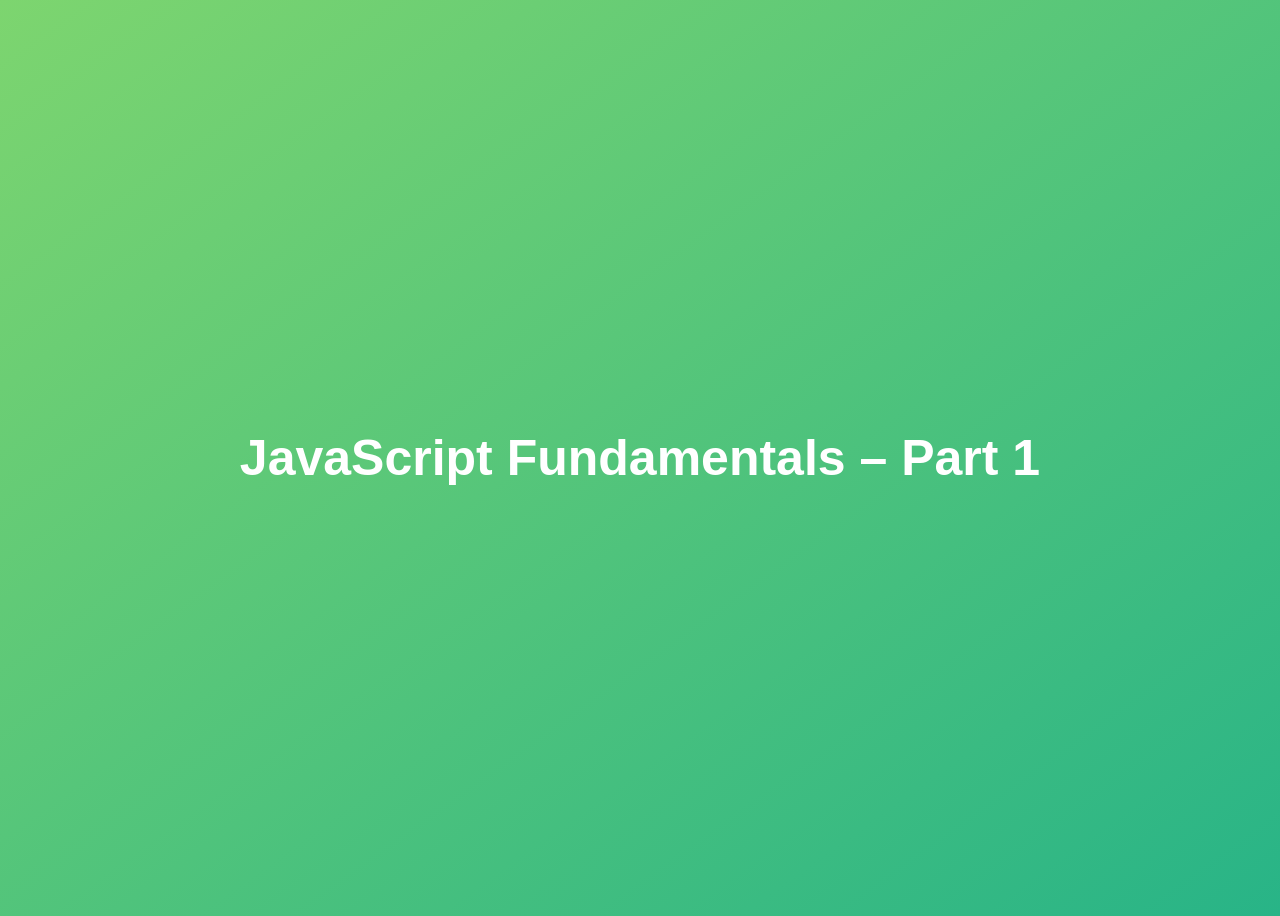
<file: Assignments Part-1/index.html>
<!DOCTYPE html>
<html lang="en">
  <head>
    <meta charset="UTF-8" />
    <meta name="viewport" content="width=device-width, initial-scale=1.0" />
    <meta http-equiv="X-UA-Compatible" content="ie=edge" />
    <title>JavaScript Fundamentals – Part 1</title>
    <style>
      body {
        height: 100vh;
        display: flex;
        align-items: center;
        background: linear-gradient(to top left, #28b487, #7dd56f);
      }
      h1 {
        font-family: sans-serif;
        font-size: 50px;
        line-height: 1.3;
        width: 100%;
        padding: 30px;
        text-align: center;
        color: white;
      }
    </style>
    <script></script>
  </head>
  <body>
    <h1>JavaScript Fundamentals – Part 1</h1>
    <script src="assignment.js"></script>
    <script src="assignment2.js"></script>
    <script src="assignment3.js"></script>
    <script src="assignment4.js"></script>
    <script src="assignment5.js"></script>
    <script src="assignment6.js"></script>
    <script src="assignment7.js"></script>
    <script src="assignment8.js"></script>
    <script src="assignment9.js"></script>
    <script src="assignment10.js"></script>
  </body>
</html>
</file>
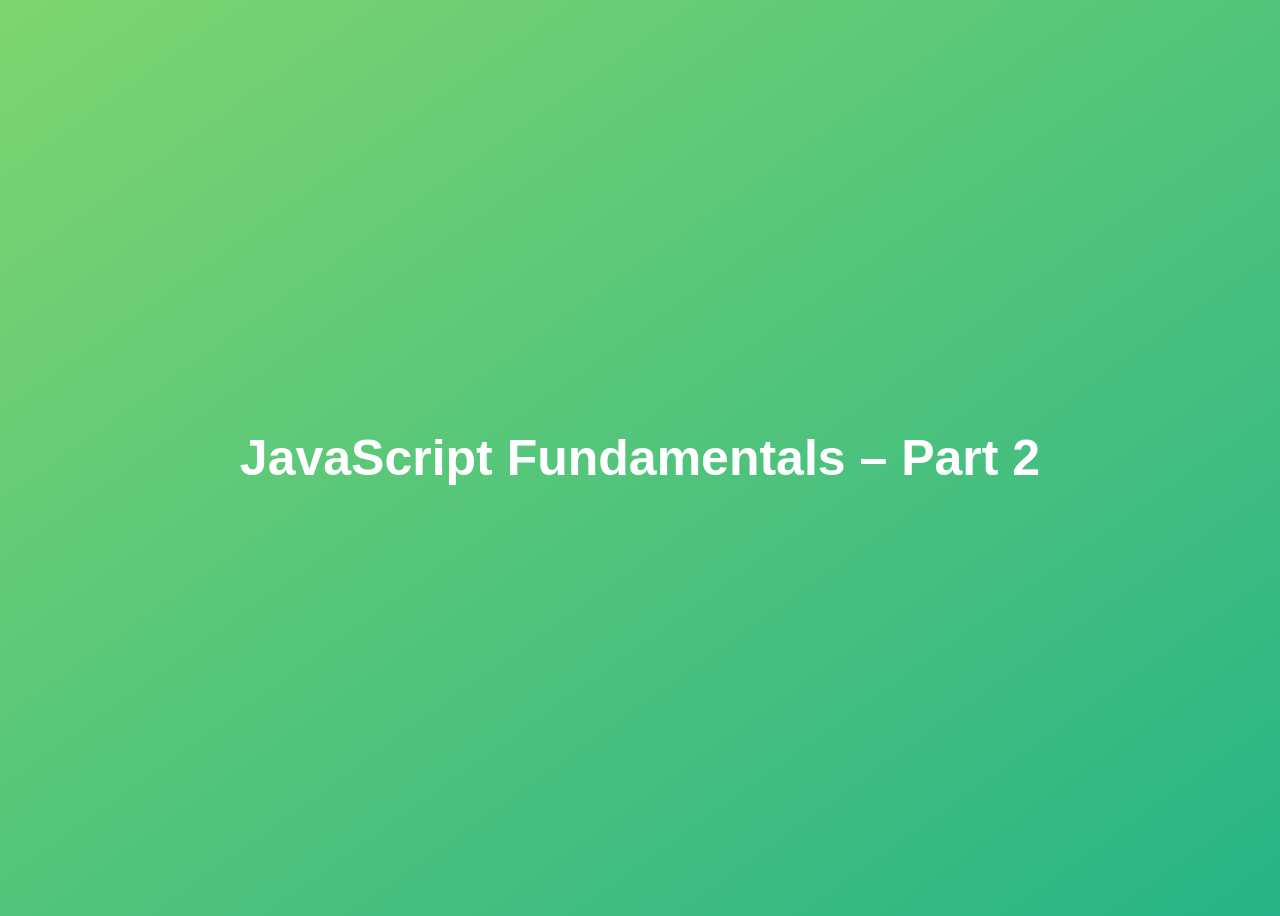
<file: Assignments Part-2/index.html>
<!DOCTYPE html>
<html lang="en">
  <head>
    <meta charset="UTF-8" />
    <meta name="viewport" content="width=device-width, initial-scale=1.0" />
    <meta http-equiv="X-UA-Compatible" content="ie=edge" />
    <title>JavaScript Fundamentals – Part 2</title>
    <style>
      body {
        height: 100vh;
        display: flex;
        align-items: center;
        background: linear-gradient(to top left, #28b487, #7dd56f);
      }
      h1 {
        font-family: sans-serif;
        font-size: 50px;
        line-height: 1.3;
        width: 100%;
        padding: 30px;
        text-align: center;
        color: white;
      }
    </style>
  </head>
  <body>
    <h1>JavaScript Fundamentals – Part 2</h1>
    <script src="assignment.js"></script>
    <script src="assignment2.js"></script>
    <script src="assignment3.js"></script>
    <script src="assignment4.js"></script>
    <script src="assignment5.js"></script>
    <script src="assignment6.js"></script>
    <script src="assignment7.js"></script>
    <script src="assignment8.js"></script>
    <script src="assignment9.js"></script>
    <script src="assignment10.js"></script>
    <script src="assignment11.js"></script>
    <script src="assignment12.js"></script>
    <script src="assignment13.js"></script>
  </body>
</html>
</file>
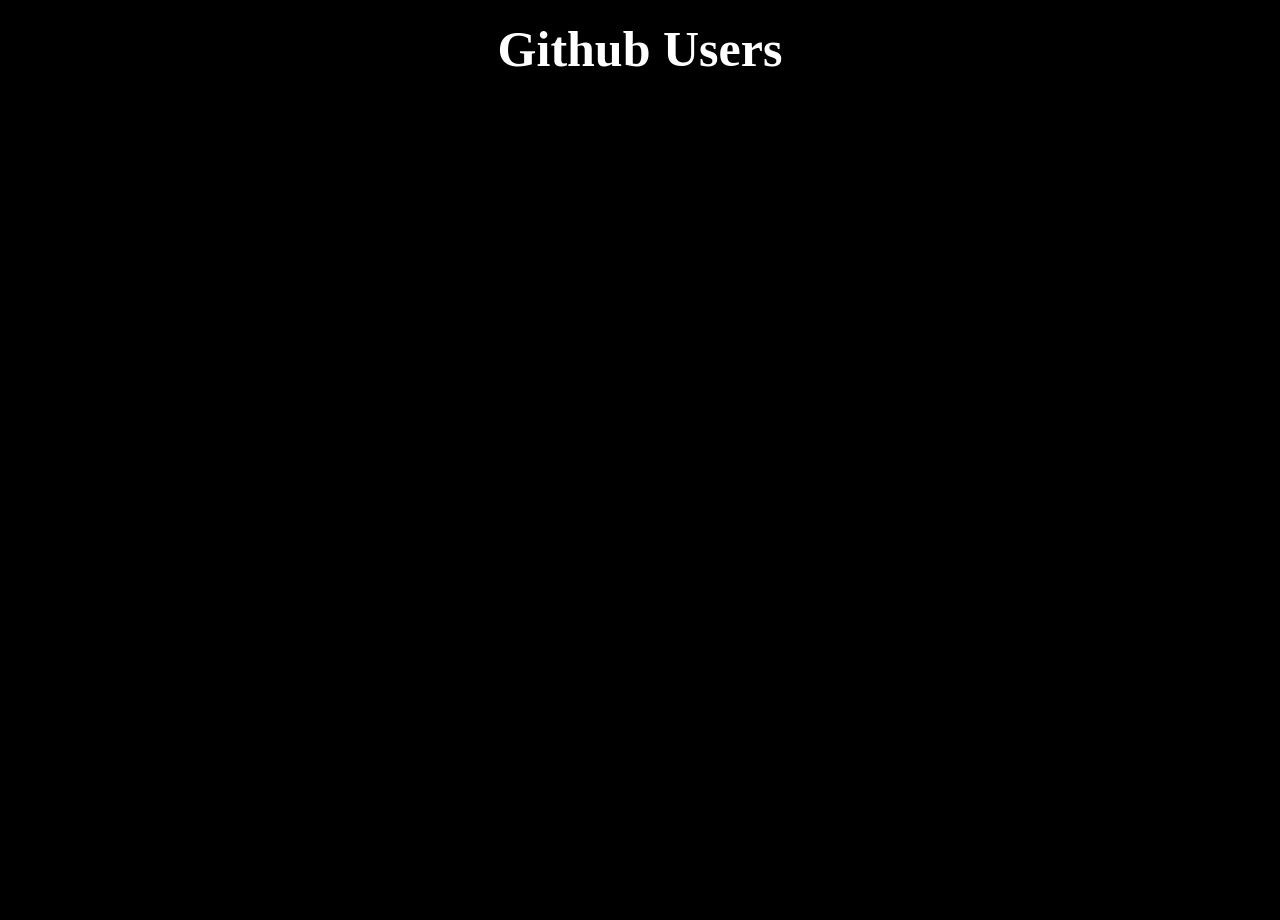
<file: AsyncAwait/index.html>
<!DOCTYPE html>
<html lang="en">
<head>
    <meta charset="UTF-8">
    <meta name="viewport" content="width=device-width, initial-scale=1.0">
    <title>Document</title>
    <link rel="stylesheet" href="./style.css">
</head>
<body>

    <h1>Github Users</h1>
    <div id ="first"></div>
</body>
<script src="./first.js"></script>
</html>
</file>
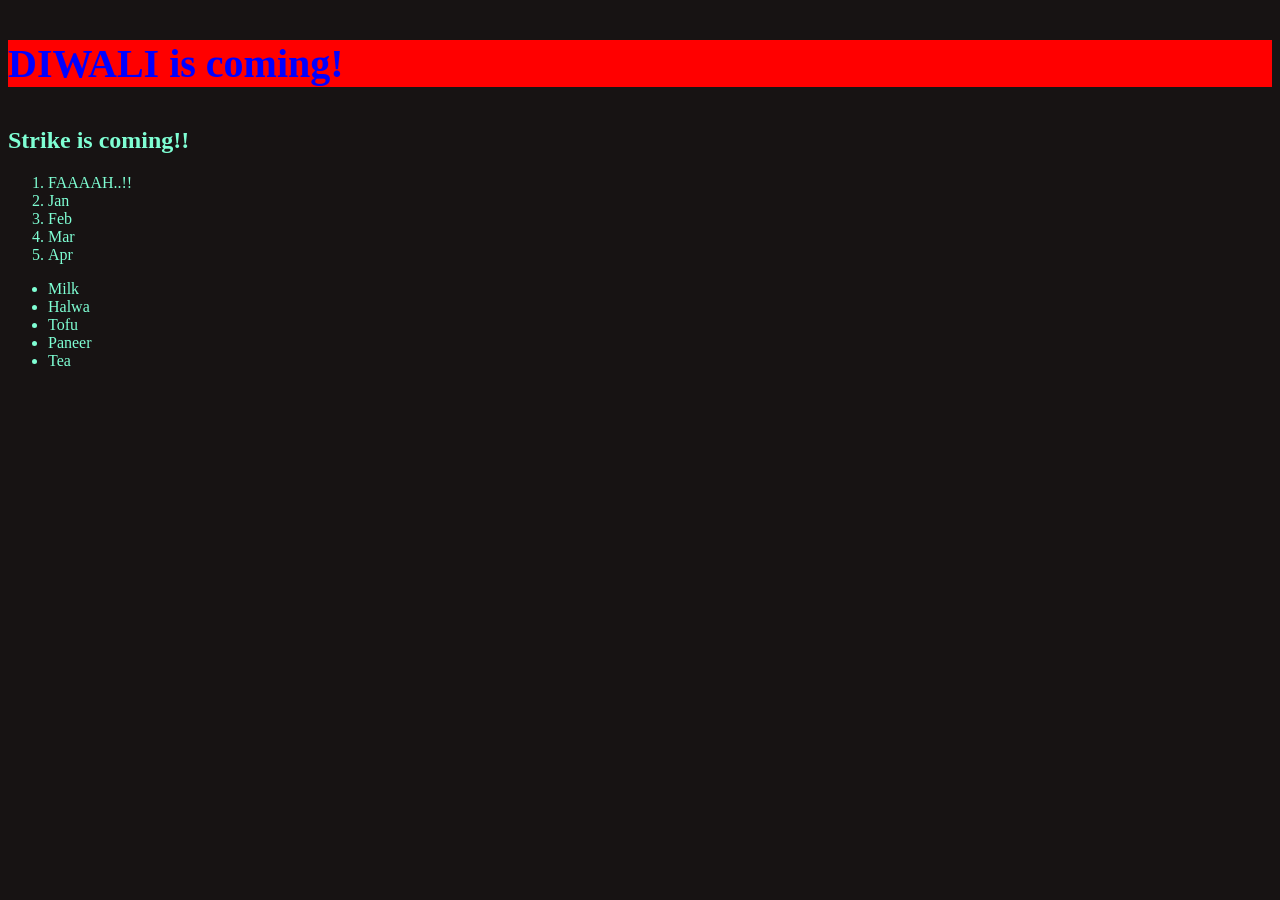
<file: CRUD DOM Operations/index.html>
<!DOCTYPE html>

<html>
    <head>
        <meta charset="utf-8">
        <meta http-equiv="X-UA-Compatible" content="IE=edge">
        <title>Document</title>
        <meta name="description" content="">
        <meta name="viewport" content="width=device-width, initial-scale=1">
        <link rel="stylesheet" href="">
    </head>
    <body style="background-color: rgb(23, 19, 19); color: aquamarine;">
        <h1 id="first">Hello! Aman</h1>
        <ol id = "month">
            <li>Jan</li>
            <li>Feb</li>
            <li>Mar</li>
            <li>Apr</li>
        </ol>
        <ul id = "listing"></ul>
        
        <script src = "./first.js">console.log("Kaise ho?")</script>
    </body>
</html>
</file>
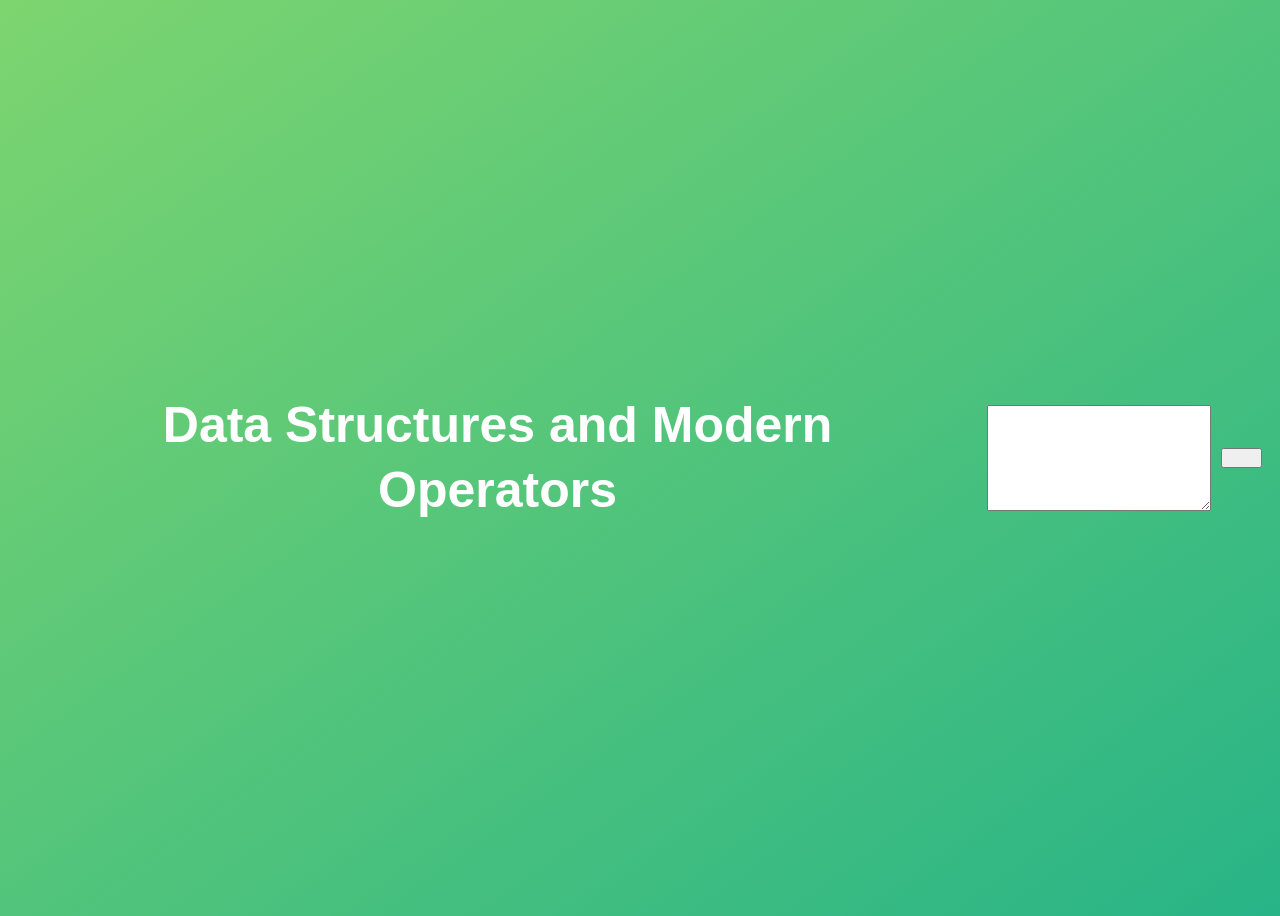
<file: DataStructures,ModernOperators&Strings/index.html>
<!DOCTYPE html>
<html lang="en">

<head>
  <meta charset="UTF-8" />
  <meta name="viewport" content="width=device-width, initial-scale=1.0" />
  <meta http-equiv="X-UA-Compatible" content="ie=edge" />
  <title>Data Structures and Modern Operators</title>
  <style>
    body {
      height: 100vh;
      display: flex;
      align-items: center;
      background: linear-gradient(to top left, #28b487, #7dd56f);
    }

    h1 {
      font-family: sans-serif;
      font-size: 50px;
      line-height: 1.3;
      width: 100%;
      padding: 30px;
      text-align: center;
      color: white;
    }

    button {
      width: 50px;
      height: 20px;
      margin: 10px;
    }

    textarea {
      width: 300px;
      height: 100px;
    }
  </style>
</head>

<body>
  <h1>Data Structures and Modern Operators</h1>
  <script src="script.js"></script>
  <script src="Challenge.js"></script>
  <script src="Challenge2.js"></script>
  <script src="Challenge3.js"></script>
  <script src="Challenge4.js"></script>
</body>

</html>
</file>
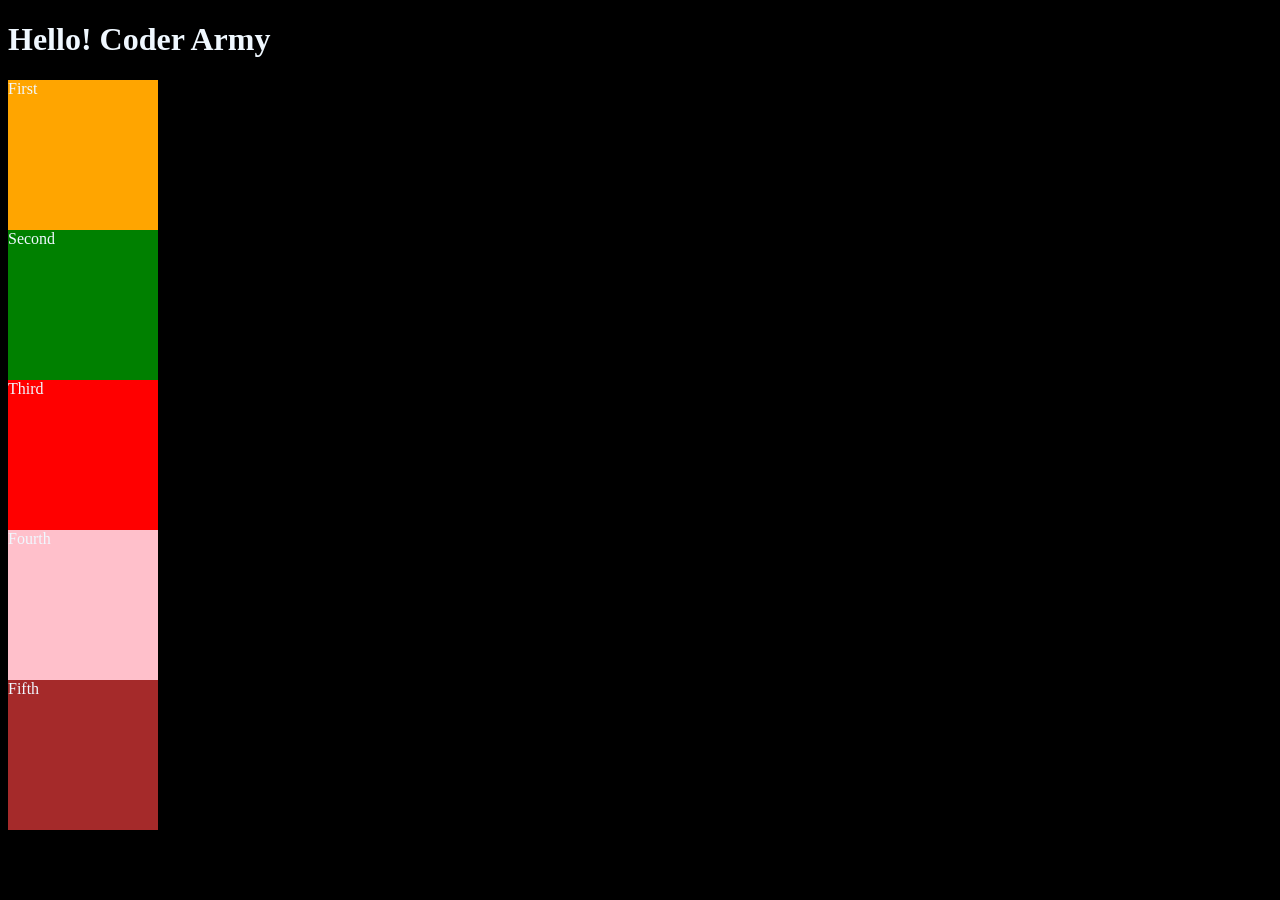
<file: EventandEventHandler/index.html>
<!DOCTYPE html>
<html lang="en">
<head>
    <meta charset="UTF-8">
    <meta name="viewport" content="width=device-width, initial-scale=1.0">
    <title>Document</title>
</head>
<body style="background-color: black; color: aliceblue;">
    <!-- <h1 id = "first" onclick="handleClick()">Hello! Coder Army</h1> -->
    <h1 id = "first">Hello! Coder Army</h1>
    <div id= "parent">
        <div id = "child1" class="child" style="height: 150px; width: 150px; background-color: orange;">First</div>
        <div id = "child2" class="child" style="height: 150px; width: 150px; background-color: green;">Second</div>
        <div id = "child3" class="child" style="height: 150px; width: 150px; background-color: red;">Third</div>
        <div id = "child4" class="child" style="height: 150px; width: 150px; background-color: pink;">Fourth</div>
        <div id = "child5" class="child" style="height: 150px; width: 150px; background-color: brown;">Fifth</div>
    </div>
    <!-- <div id="grandparent" style="height: 300px; width: 300px; background-color: orange; display: flex; justify-content: center; align-items: center;">
        <div id = "parent" style="height: 200px; width: 200px; background-color: red; display: flex; justify-content: center; align-items: center;">
            <div id = "child" style="height: 100px; width: 100px; background-color: green;"></div>
        </div>
    </div> -->

</body>
<script src="./first.js"></script>
</html>
</file>
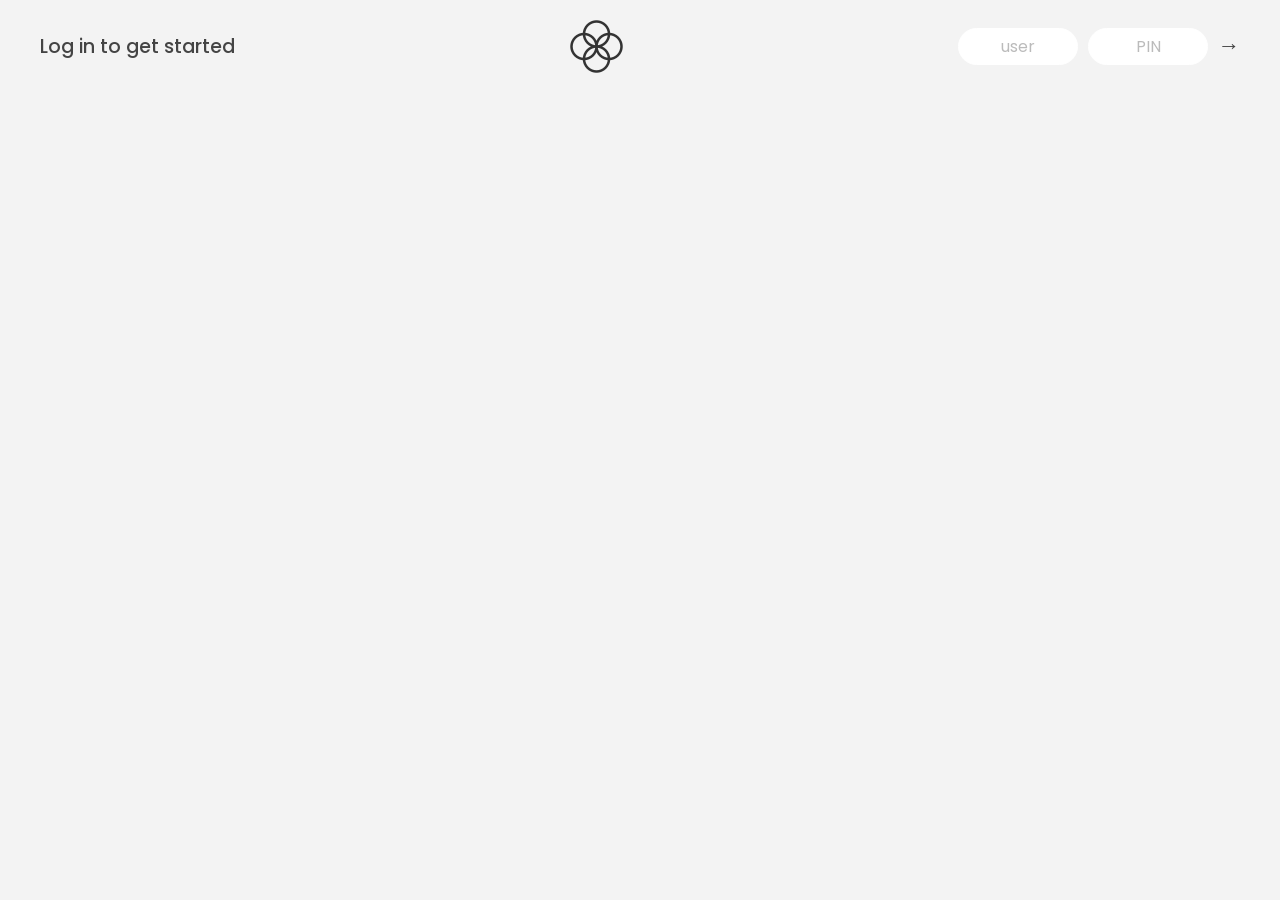
<file: Arrays-Bankist/final/index.html>
<!DOCTYPE html>
<html lang="en">
  <head>
    <meta charset="UTF-8" />
    <meta name="viewport" content="width=device-width, initial-scale=1.0" />
    <meta http-equiv="X-UA-Compatible" content="ie=edge" />
    <link rel="shortcut icon" type="image/png" href="/icon.png" />

    <link
      href="https://fonts.googleapis.com/css?family=Poppins:400,500,600&display=swap"
      rel="stylesheet"
    />

    <link rel="stylesheet" href="style.css" />
    <title>Bankist</title>
  </head>
  <body>
    <!-- TOP NAVIGATION -->
    <nav>
      <p class="welcome">Log in to get started</p>
      <img src="logo.png" alt="Logo" class="logo" />
      <form class="login">
        <input
          type="text"
          placeholder="user"
          class="login__input login__input--user"
        />
        <!-- In practice, use type="password" -->
        <input
          type="text"
          placeholder="PIN"
          maxlength="4"
          class="login__input login__input--pin"
        />
        <button class="login__btn">&rarr;</button>
      </form>
    </nav>

    <main class="app">
      <!-- BALANCE -->
      <div class="balance">
        <div>
          <p class="balance__label">Current balance</p>
          <p class="balance__date">
            As of <span class="date">05/03/2037</span>
          </p>
        </div>
        <p class="balance__value">0000€</p>
      </div>

      <!-- MOVEMENTS -->
      <div class="movements">
        <div class="movements__row">
          <div class="movements__type movements__type--deposit">2 deposit</div>
          <div class="movements__date">3 days ago</div>
          <div class="movements__value">4 000€</div>
        </div>
        <div class="movements__row">
          <div class="movements__type movements__type--withdrawal">
            1 withdrawal
          </div>
          <div class="movements__date">24/01/2037</div>
          <div class="movements__value">-378€</div>
        </div>
      </div>

      <!-- SUMMARY -->
      <div class="summary">
        <p class="summary__label">In</p>
        <p class="summary__value summary__value--in">0000€</p>
        <p class="summary__label">Out</p>
        <p class="summary__value summary__value--out">0000€</p>
        <p class="summary__label">Interest</p>
        <p class="summary__value summary__value--interest">0000€</p>
        <button class="btn--sort">&downarrow; SORT</button>
      </div>

      <!-- OPERATION: TRANSFERS -->
      <div class="operation operation--transfer">
        <h2>Transfer money</h2>
        <form class="form form--transfer">
          <input type="text" class="form__input form__input--to" />
          <input type="number" class="form__input form__input--amount" />
          <button class="form__btn form__btn--transfer">&rarr;</button>
          <label class="form__label">Transfer to</label>
          <label class="form__label">Amount</label>
        </form>
      </div>

      <!-- OPERATION: LOAN -->
      <div class="operation operation--loan">
        <h2>Request loan</h2>
        <form class="form form--loan">
          <input type="number" class="form__input form__input--loan-amount" />
          <button class="form__btn form__btn--loan">&rarr;</button>
          <label class="form__label form__label--loan">Amount</label>
        </form>
      </div>

      <!-- OPERATION: CLOSE -->
      <div class="operation operation--close">
        <h2>Close account</h2>
        <form class="form form--close">
          <input type="text" class="form__input form__input--user" />
          <input
            type="password"
            maxlength="6"
            class="form__input form__input--pin"
          />
          <button class="form__btn form__btn--close">&rarr;</button>
          <label class="form__label">Confirm user</label>
          <label class="form__label">Confirm PIN</label>
        </form>
      </div>

      <!-- LOGOUT TIMER -->
      <p class="logout-timer">
        You will be logged out in <span class="timer">05:00</span>
      </p>
    </main>

    <!-- <footer>
      &copy; by Jonas Schmedtmann. Don't claim as your own :)
    </footer> -->

    <script src="script.js"></script>
  </body>
</html>
</file>
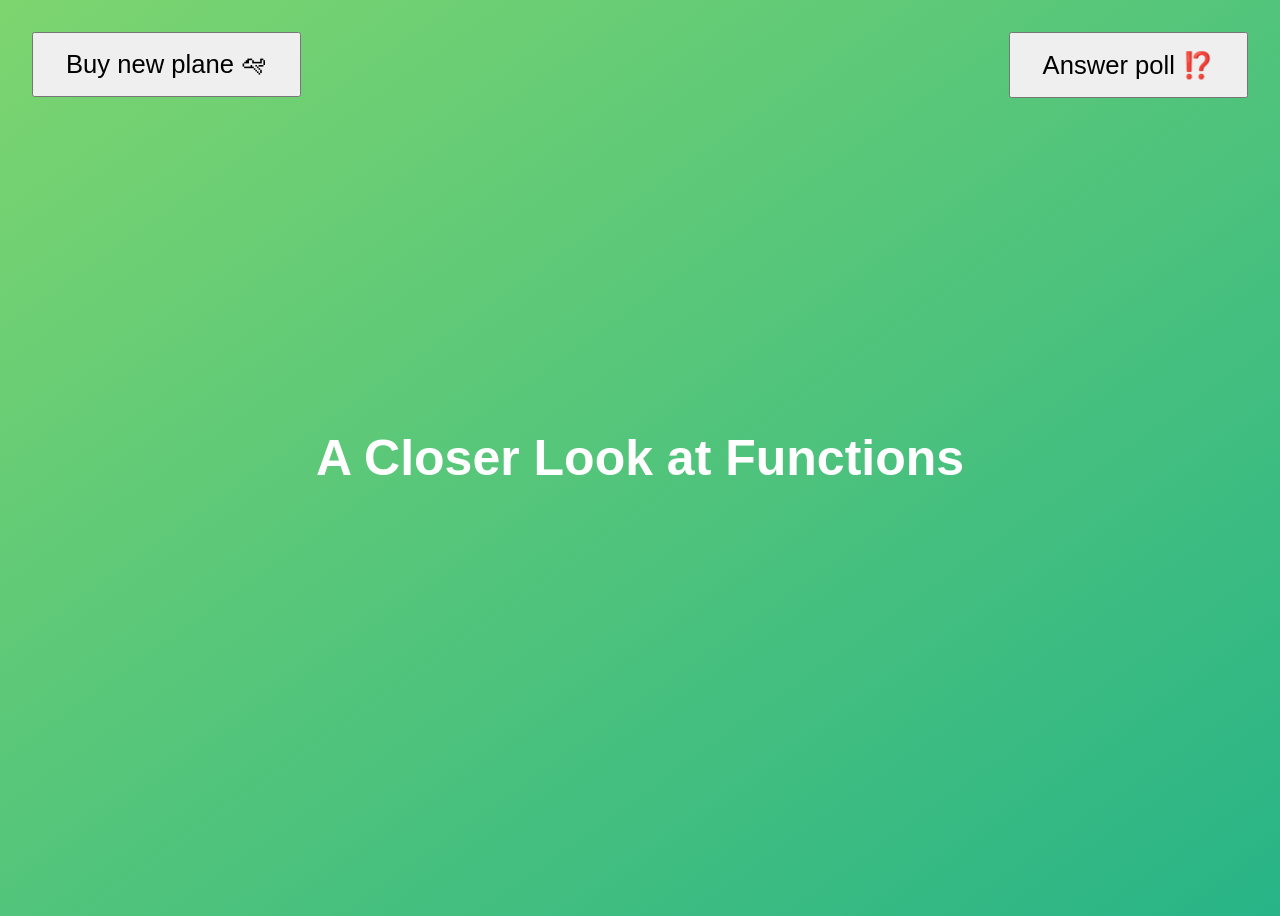
<file: Functions/starter/index.html>
<!DOCTYPE html>
<html lang="en">
  <head>
    <meta charset="UTF-8" />
    <meta name="viewport" content="width=device-width, initial-scale=1.0" />
    <meta http-equiv="X-UA-Compatible" content="ie=edge" />
    <title>A Closer Look at Functions</title>
    <style>
      body {
        height: 100vh;
        display: flex;
        align-items: center;
        background: linear-gradient(to top left, #28b487, #7dd56f);
      }
      h1 {
        font-family: sans-serif;
        font-size: 50px;
        line-height: 1.3;
        width: 100%;
        padding: 30px;
        text-align: center;
        color: white;
      }
      .buy,
      .poll {
        font-size: 1.6rem;
        padding: 1rem 2rem;
        position: absolute;
        top: 2rem;
      }
      .buy {
        left: 2rem;
      }
      .poll {
        right: 2rem;
      }
    </style>
  </head>
  <body>
    <h1>A Closer Look at Functions</h1>
    <button class="buy">Buy new plane 🛩</button>
    <button class="poll">Answer poll ⁉️</button>
    <script src="script.js"></script>
  </body>
</html>
</file>
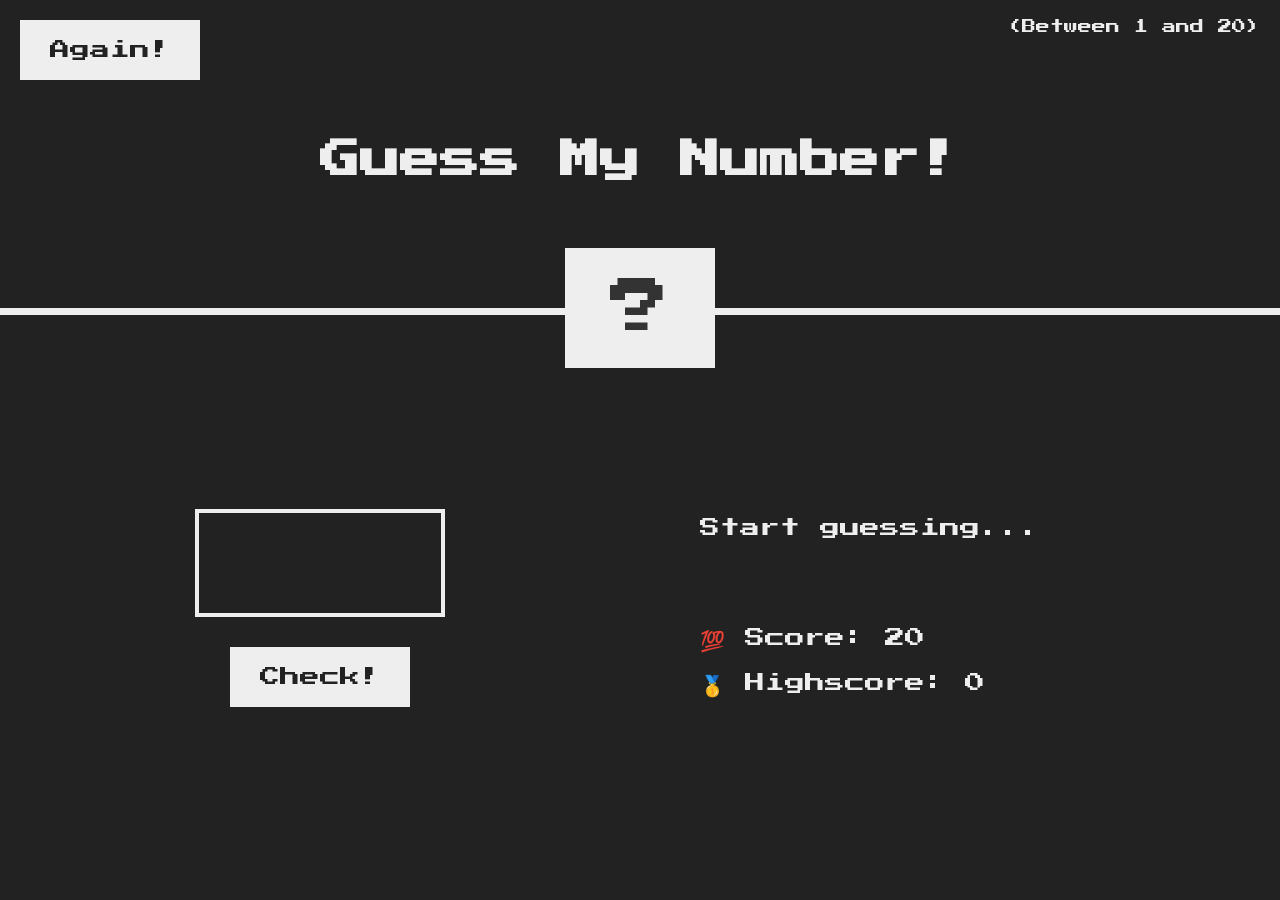
<file: ProjectGame/starter/index.html>
<!DOCTYPE html>
<html lang="en">
  <head>
    <meta charset="UTF-8" />
    <meta name="viewport" content="width=device-width, initial-scale=1.0" />
    <meta http-equiv="X-UA-Compatible" content="ie=edge" />
    <link rel="stylesheet" href="style.css" />
    <title>Guess My Number!</title>
  </head>
  <body>
    <header>
      <h1>Guess My Number!</h1>
      <p class="between">(Between 1 and 20)</p>
      <button class="btn again">Again!</button>
      <div class="number">?</div>
    </header>
    <main>
      <section class="left">
        <input type="number" class="guess" />
        <button class="btn check">Check!</button>
      </section>
      <section class="right">
        <p class="message">Start guessing...</p>
        <p class="label-score">💯 Score: <span class="score">20</span></p>
        <p class="label-highscore">
          🥇 Highscore: <span class="highscore">0</span>
        </p>
      </section>
    </main>
    <script src="script.js"></script>
  </body>
</html>
</file>
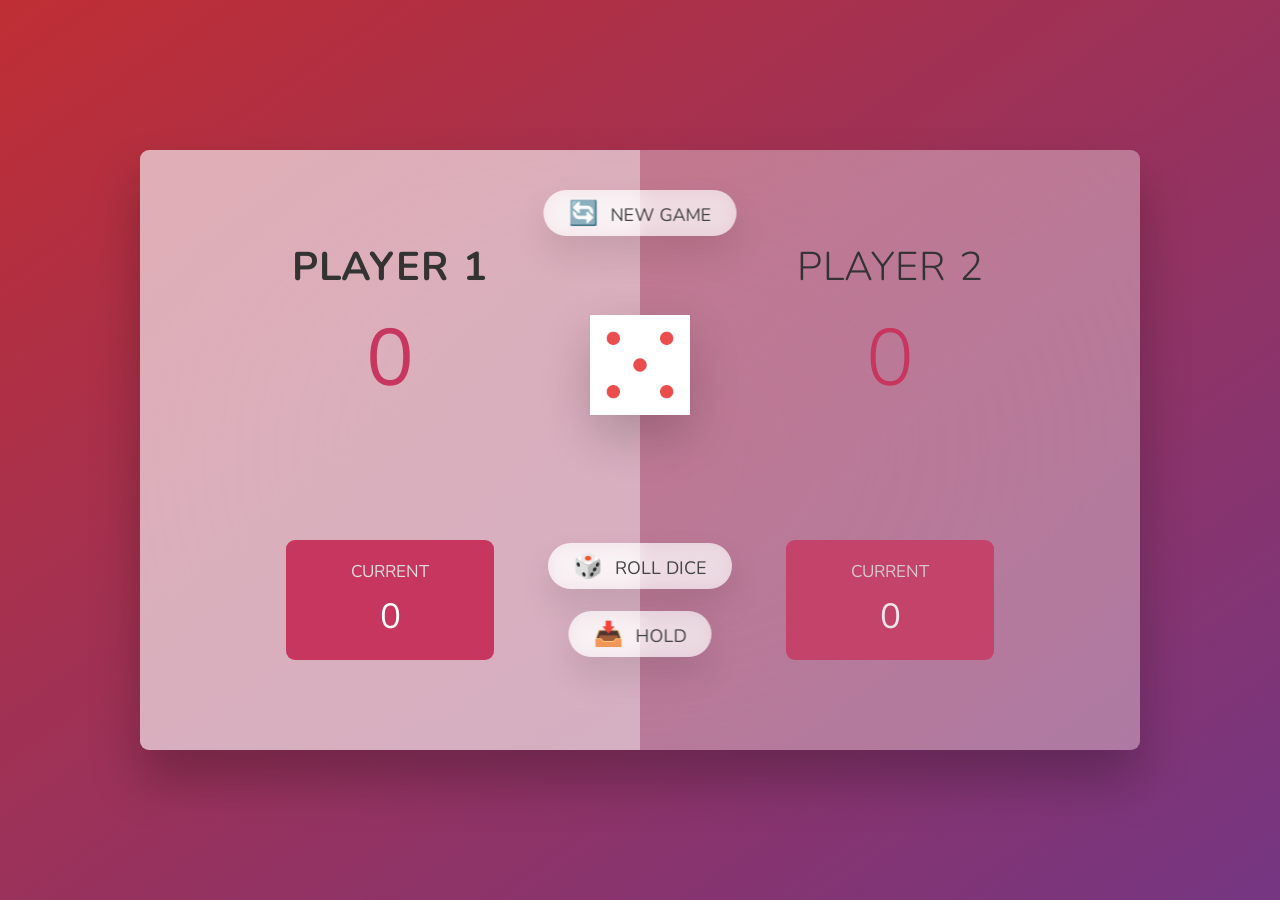
<file: ProjectGame2/starter/index.html>
<!DOCTYPE html>
<html lang="en">
  <head>
    <meta charset="UTF-8" />
    <meta name="viewport" content="width=device-width, initial-scale=1.0" />
    <meta http-equiv="X-UA-Compatible" content="ie=edge" />
    <link rel="stylesheet" href="style.css" />
    <title>Pig Game</title>
  </head>
  <body>
    <main>
      <section class="player player--0 player--active">
        <h2 class="name" id="name--0">Player 1</h2>
        <p class="score" id="score--0">43</p>
        <div class="current">
          <p class="current-label">Current</p>
          <p class="current-score" id="current--0">0</p>
        </div>
      </section>
      <section class="player player--1">
        <h2 class="name" id="name--1">Player 2</h2>
        <p class="score" id="score--1">24</p>
        <div class="current">
          <p class="current-label">Current</p>
          <p class="current-score" id="current--1">0</p>
        </div>
      </section>

      <img src="dice-5.png" alt="Playing dice" class="dice" />
      <button class="btn btn--new">🔄 New game</button>
      <button class="btn btn--roll">🎲 Roll dice</button>
      <button class="btn btn--hold">📥 Hold</button>
    </main>
    <script src="script.js"></script>
  </body>
</html>
</file>
<file: AsyncAwait/style.css>
*{
    box-sizing: border-box;
    padding: 0px;
    margin: 0px;
}

body{
    height: 100vh;
    background-color: black;
    color: white;
}

h1{
    font-size: 50px;
    margin-top: 20px;
    margin-bottom: 20px;
    text-align: center;
}

#first{
    display: flex;
    justify-content: center;
    width: 80%;
    margin: auto;
    gap: 20px;
    flex-wrap: wrap;
}

.user{
    height: auto;
    text-align: center;
    padding: 10px;
    border: 2px solid white;
    border-radius: 5px;
    transition: transform 1s ease;
}

.user:hover{
    transform: scale(1.2);
}

img{
    width: 100%;
    height: 200px;
    object-fit: cover;
}

h2{
    font-size: 20px;
    margin-top: 3px;
    margin-bottom: 5px;

}

a{
    text-decoration: none;
    color: orange;

}
</file>
<file: Arrays-Bankist/final/style.css>
/*
 * Use this CSS to learn some intersting techniques,
 * in case you're wondering how I built the UI.
 * Have fun! 😁
 */

* {
  margin: 0;
  padding: 0;
  box-sizing: inherit;
}

html {
  font-size: 62.5%;
  box-sizing: border-box;
}

body {
  font-family: 'Poppins', sans-serif;
  color: #444;
  background-color: #f3f3f3;
  height: 100vh;
  padding: 2rem;
}

nav {
  display: flex;
  justify-content: space-between;
  align-items: center;
  padding: 0 2rem;
}

.welcome {
  font-size: 1.9rem;
  font-weight: 500;
}

.logo {
  height: 5.25rem;
}

.login {
  display: flex;
}

.login__input {
  border: none;
  padding: 0.5rem 2rem;
  font-size: 1.6rem;
  font-family: inherit;
  text-align: center;
  width: 12rem;
  border-radius: 10rem;
  margin-right: 1rem;
  color: inherit;
  border: 1px solid #fff;
  transition: all 0.3s;
}

.login__input:focus {
  outline: none;
  border: 1px solid #ccc;
}

.login__input::placeholder {
  color: #bbb;
}

.login__btn {
  border: none;
  background: none;
  font-size: 2.2rem;
  color: inherit;
  cursor: pointer;
  transition: all 0.3s;
}

.login__btn:hover,
.login__btn:focus,
.btn--sort:hover,
.btn--sort:focus {
  outline: none;
  color: #777;
}

/* MAIN */
.app {
  position: relative;
  max-width: 100rem;
  margin: 4rem auto;
  display: grid;
  grid-template-columns: 4fr 3fr;
  grid-template-rows: auto repeat(3, 15rem) auto;
  gap: 2rem;

  /* NOTE This creates the fade in/out anumation */
  opacity: 0;
  transition: all 1s;
}

.balance {
  grid-column: 1 / span 2;
  display: flex;
  align-items: flex-end;
  justify-content: space-between;
  margin-bottom: 2rem;
}

.balance__label {
  font-size: 2.2rem;
  font-weight: 500;
  margin-bottom: -0.2rem;
}

.balance__date {
  font-size: 1.4rem;
  color: #888;
}

.balance__value {
  font-size: 4.5rem;
  font-weight: 400;
}

/* MOVEMENTS */
.movements {
  grid-row: 2 / span 3;
  background-color: #fff;
  border-radius: 1rem;
  overflow: scroll;
}

.movements__row {
  padding: 2.25rem 4rem;
  display: flex;
  align-items: center;
  border-bottom: 1px solid #eee;
}

.movements__type {
  font-size: 1.1rem;
  text-transform: uppercase;
  font-weight: 500;
  color: #fff;
  padding: 0.1rem 1rem;
  border-radius: 10rem;
  margin-right: 2rem;
}

.movements__date {
  font-size: 1.1rem;
  text-transform: uppercase;
  font-weight: 500;
  color: #666;
}

.movements__type--deposit {
  background-image: linear-gradient(to top left, #39b385, #9be15d);
}

.movements__type--withdrawal {
  background-image: linear-gradient(to top left, #e52a5a, #ff585f);
}

.movements__value {
  font-size: 1.7rem;
  margin-left: auto;
}

/* SUMMARY */
.summary {
  grid-row: 5 / 6;
  display: flex;
  align-items: baseline;
  padding: 0 0.3rem;
  margin-top: 1rem;
}

.summary__label {
  font-size: 1.2rem;
  font-weight: 500;
  text-transform: uppercase;
  margin-right: 0.8rem;
}

.summary__value {
  font-size: 2.2rem;
  margin-right: 2.5rem;
}

.summary__value--in,
.summary__value--interest {
  color: #66c873;
}

.summary__value--out {
  color: #f5465d;
}

.btn--sort {
  margin-left: auto;
  border: none;
  background: none;
  font-size: 1.3rem;
  font-weight: 500;
  cursor: pointer;
}

/* OPERATIONS */
.operation {
  border-radius: 1rem;
  padding: 3rem 4rem;
  color: #333;
}

.operation--transfer {
  background-image: linear-gradient(to top left, #ffb003, #ffcb03);
}

.operation--loan {
  background-image: linear-gradient(to top left, #39b385, #9be15d);
}

.operation--close {
  background-image: linear-gradient(to top left, #e52a5a, #ff585f);
}

h2 {
  margin-bottom: 1.5rem;
  font-size: 1.7rem;
  font-weight: 600;
  color: #333;
}

.form {
  display: grid;
  grid-template-columns: 2.5fr 2.5fr 1fr;
  grid-template-rows: auto auto;
  gap: 0.4rem 1rem;
}

/* Exceptions for interst */
.form.form--loan {
  grid-template-columns: 2.5fr 1fr 2.5fr;
}
.form__label--loan {
  grid-row: 2;
}
/* End exceptions */

.form__input {
  width: 100%;
  border: none;
  background-color: rgba(255, 255, 255, 0.4);
  font-family: inherit;
  font-size: 1.5rem;
  text-align: center;
  color: #333;
  padding: 0.3rem 1rem;
  border-radius: 0.7rem;
  transition: all 0.3s;
}

.form__input:focus {
  outline: none;
  background-color: rgba(255, 255, 255, 0.6);
}

.form__label {
  font-size: 1.3rem;
  text-align: center;
}

.form__btn {
  border: none;
  border-radius: 0.7rem;
  font-size: 1.8rem;
  background-color: #fff;
  cursor: pointer;
  transition: all 0.3s;
}

.form__btn:focus {
  outline: none;
  background-color: rgba(255, 255, 255, 0.8);
}

.logout-timer {
  padding: 0 0.3rem;
  margin-top: 1.9rem;
  text-align: right;
  font-size: 1.25rem;
}

.timer {
  font-weight: 600;
}
</file>
<file: ProjectGame/starter/style.css>
@import url('https://fonts.googleapis.com/css?family=Press+Start+2P&display=swap');

* {
  margin: 0;
  padding: 0;
  box-sizing: inherit;
}

html {
  font-size: 62.5%;
  box-sizing: border-box;
}

body {
  font-family: 'Press Start 2P', sans-serif;
  color: #eee;
  background-color: #222;
  /* background-color: #60b347; */
}

/* LAYOUT */
header {
  position: relative;
  height: 35vh;
  border-bottom: 7px solid #eee;
}

main {
  height: 65vh;
  color: #eee;
  display: flex;
  align-items: center;
  justify-content: space-around;
}

.left {
  width: 52rem;
  display: flex;
  flex-direction: column;
  align-items: center;
}

.right {
  width: 52rem;
  font-size: 2rem;
}

/* ELEMENTS STYLE */
h1 {
  font-size: 4rem;
  text-align: center;
  position: absolute;
  width: 100%;
  top: 52%;
  left: 50%;
  transform: translate(-50%, -50%);
}

.number {
  background: #eee;
  color: #333;
  font-size: 6rem;
  width: 15rem;
  padding: 3rem 0rem;
  text-align: center;
  position: absolute;
  bottom: 0;
  left: 50%;
  transform: translate(-50%, 50%);
}

.between {
  font-size: 1.4rem;
  position: absolute;
  top: 2rem;
  right: 2rem;
}

.again {
  position: absolute;
  top: 2rem;
  left: 2rem;
}

.guess {
  background: none;
  border: 4px solid #eee;
  font-family: inherit;
  color: inherit;
  font-size: 5rem;
  padding: 2.5rem;
  width: 25rem;
  text-align: center;
  display: block;
  margin-bottom: 3rem;
}

.btn {
  border: none;
  background-color: #eee;
  color: #222;
  font-size: 2rem;
  font-family: inherit;
  padding: 2rem 3rem;
  cursor: pointer;
}

.btn:hover {
  background-color: #ccc;
}

.message {
  margin-bottom: 8rem;
  height: 3rem;
}

.label-score {
  margin-bottom: 2rem;
}
</file>
<file: ProjectGame2/starter/style.css>
@import url('https://fonts.googleapis.com/css2?family=Nunito&display=swap');

* {
  margin: 0;
  padding: 0;
  box-sizing: inherit;
}

html {
  font-size: 62.5%;
  box-sizing: border-box;
}

body {
  font-family: 'Nunito', sans-serif;
  font-weight: 400;
  height: 100vh;
  color: #333;
  background-image: linear-gradient(to top left, #753682 0%, #bf2e34 100%);
  display: flex;
  align-items: center;
  justify-content: center;
}

/* LAYOUT */
main {
  position: relative;
  width: 100rem;
  height: 60rem;
  background-color: rgba(255, 255, 255, 0.35);
  backdrop-filter: blur(200px);
  filter: blur();
  box-shadow: 0 3rem 5rem rgba(0, 0, 0, 0.25);
  border-radius: 9px;
  overflow: hidden;
  display: flex;
}

.player {
  flex: 50%;
  padding: 9rem;
  display: flex;
  flex-direction: column;
  align-items: center;
  transition: all 0.75s;
}

/* ELEMENTS */
.name {
  position: relative;
  font-size: 4rem;
  text-transform: uppercase;
  letter-spacing: 1px;
  word-spacing: 2px;
  font-weight: 300;
  margin-bottom: 1rem;
}

.score {
  font-size: 8rem;
  font-weight: 300;
  color: #c7365f;
  margin-bottom: auto;
}

.player--active {
  background-color: rgba(255, 255, 255, 0.4);
}
.player--active .name {
  font-weight: 700;
}
.player--active .score {
  font-weight: 400;
}

.player--active .current {
  opacity: 1;
}

.current {
  background-color: #c7365f;
  opacity: 0.8;
  border-radius: 9px;
  color: #fff;
  width: 65%;
  padding: 2rem;
  text-align: center;
  transition: all 0.75s;
}

.current-label {
  text-transform: uppercase;
  margin-bottom: 1rem;
  font-size: 1.7rem;
  color: #ddd;
}

.current-score {
  font-size: 3.5rem;
}

/* ABSOLUTE POSITIONED ELEMENTS */
.btn {
  position: absolute;
  left: 50%;
  transform: translateX(-50%);
  color: #444;
  background: none;
  border: none;
  font-family: inherit;
  font-size: 1.8rem;
  text-transform: uppercase;
  cursor: pointer;
  font-weight: 400;
  transition: all 0.2s;

  background-color: white;
  background-color: rgba(255, 255, 255, 0.6);
  backdrop-filter: blur(10px);

  padding: 0.7rem 2.5rem;
  border-radius: 50rem;
  box-shadow: 0 1.75rem 3.5rem rgba(0, 0, 0, 0.1);
}

.btn::first-letter {
  font-size: 2.4rem;
  display: inline-block;
  margin-right: 0.7rem;
}

.btn--new {
  top: 4rem;
}
.btn--roll {
  top: 39.3rem;
}
.btn--hold {
  top: 46.1rem;
}

.btn:active {
  transform: translate(-50%, 3px);
  box-shadow: 0 1rem 2rem rgba(0, 0, 0, 0.15);
}

.btn:focus {
  outline: none;
}

.dice {
  position: absolute;
  left: 50%;
  top: 16.5rem;
  transform: translateX(-50%);
  height: 10rem;
  box-shadow: 0 2rem 5rem rgba(0, 0, 0, 0.2);
}

.player--winner {
  background-color: #2f2f2f;
}

.player--winner .name {
  font-weight: 700;
  color: #c7365f;
}
</file>
